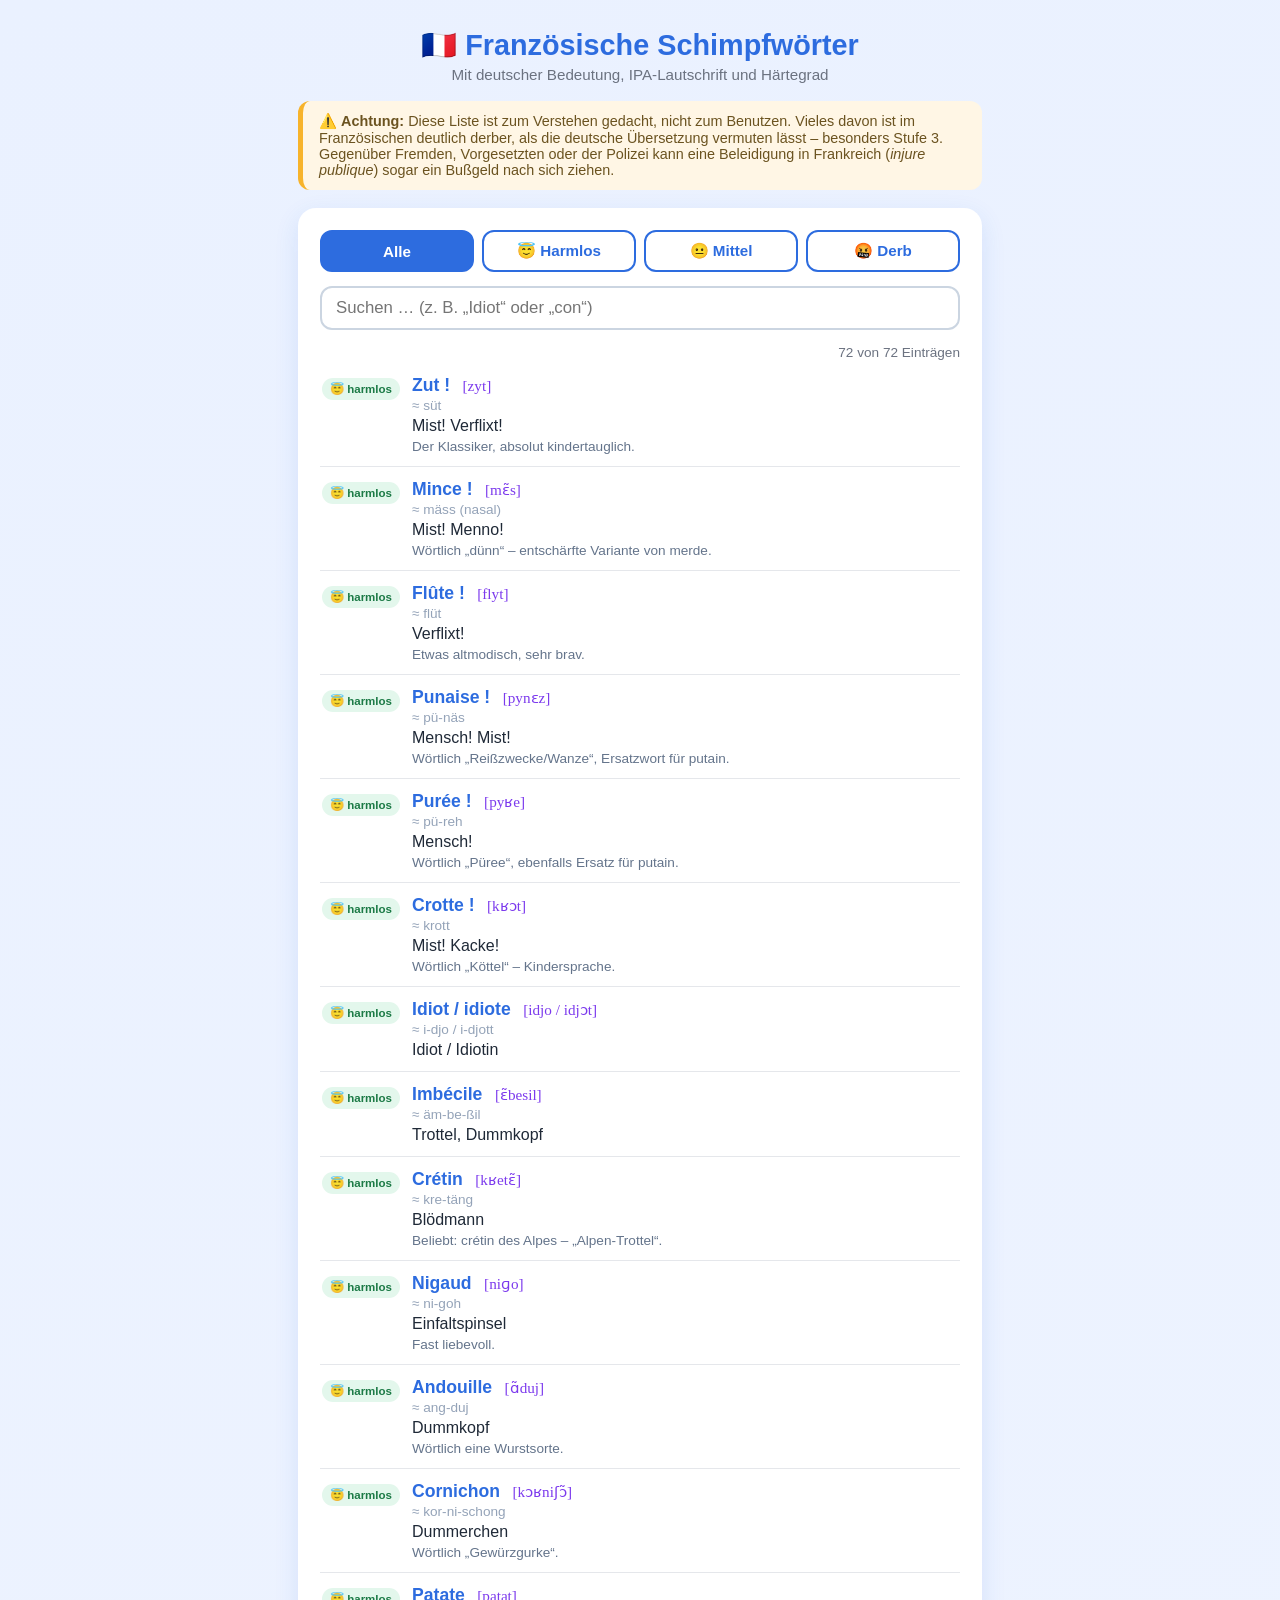
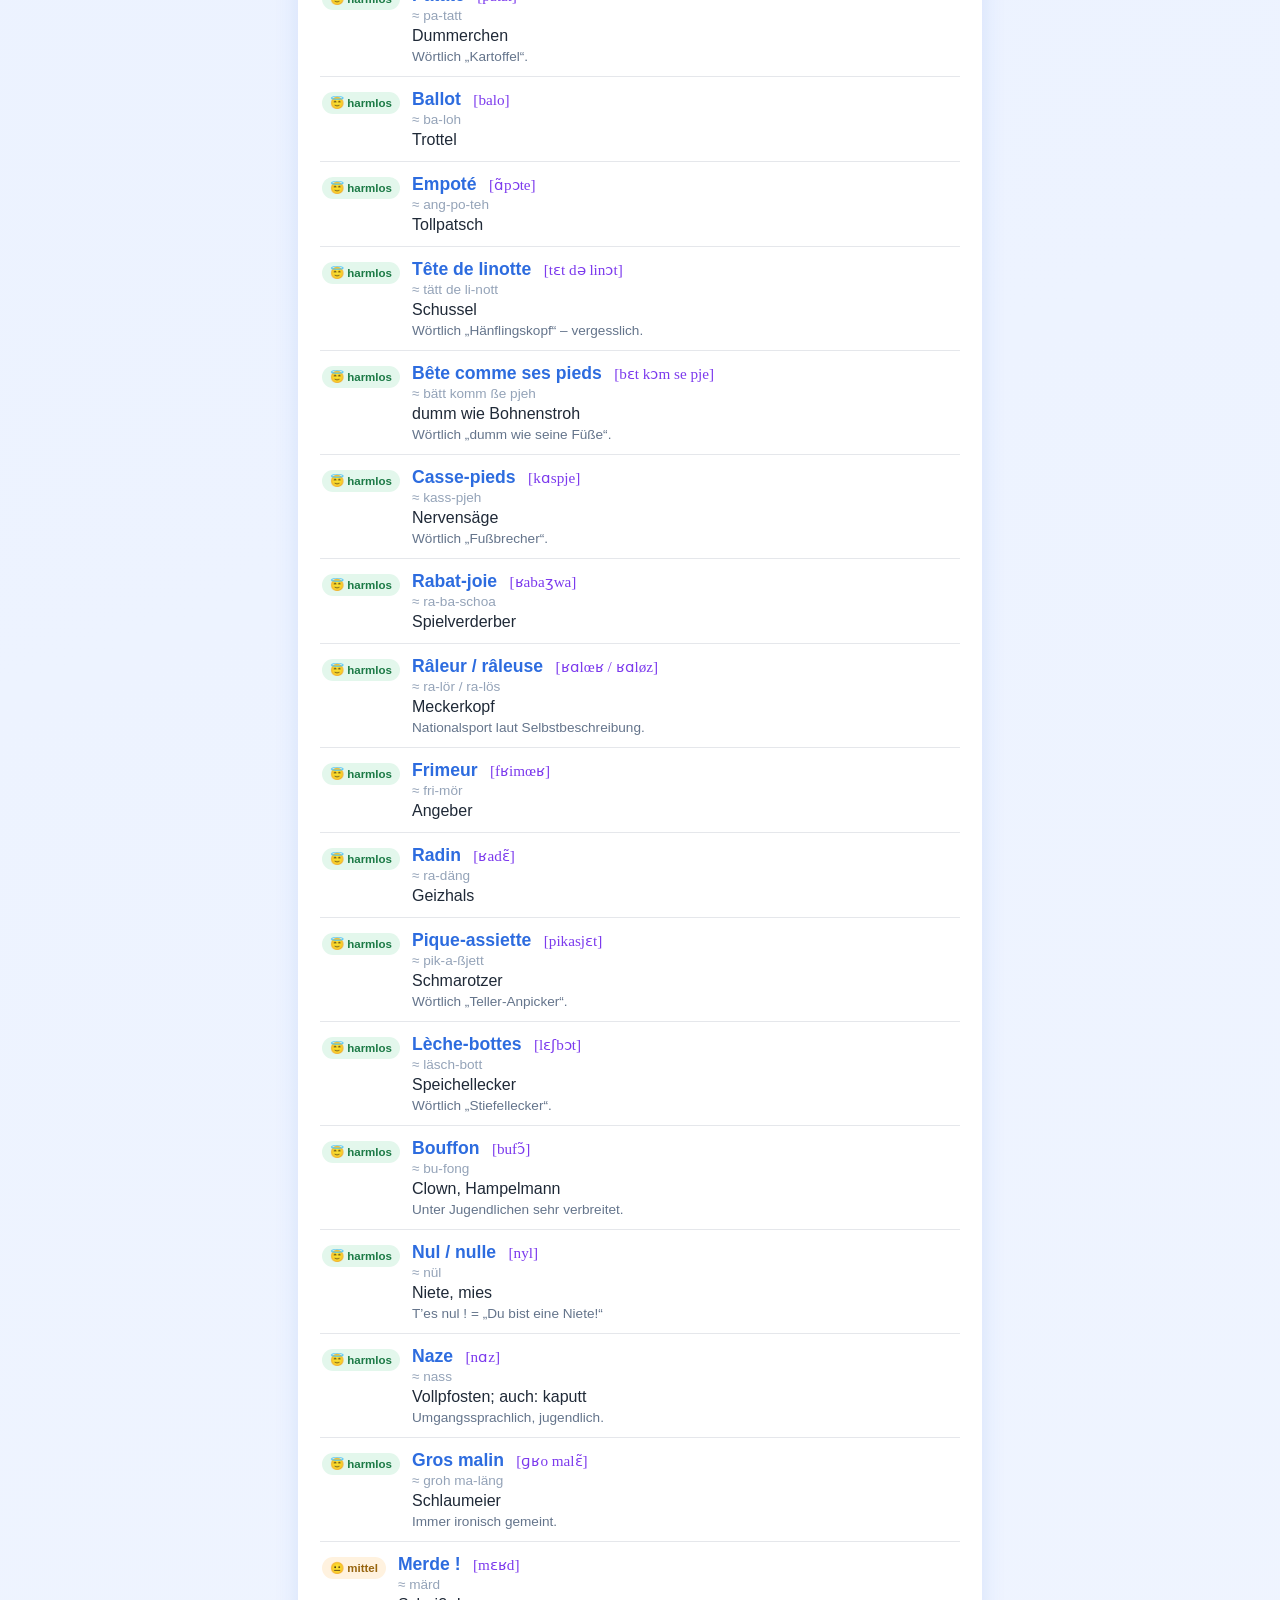
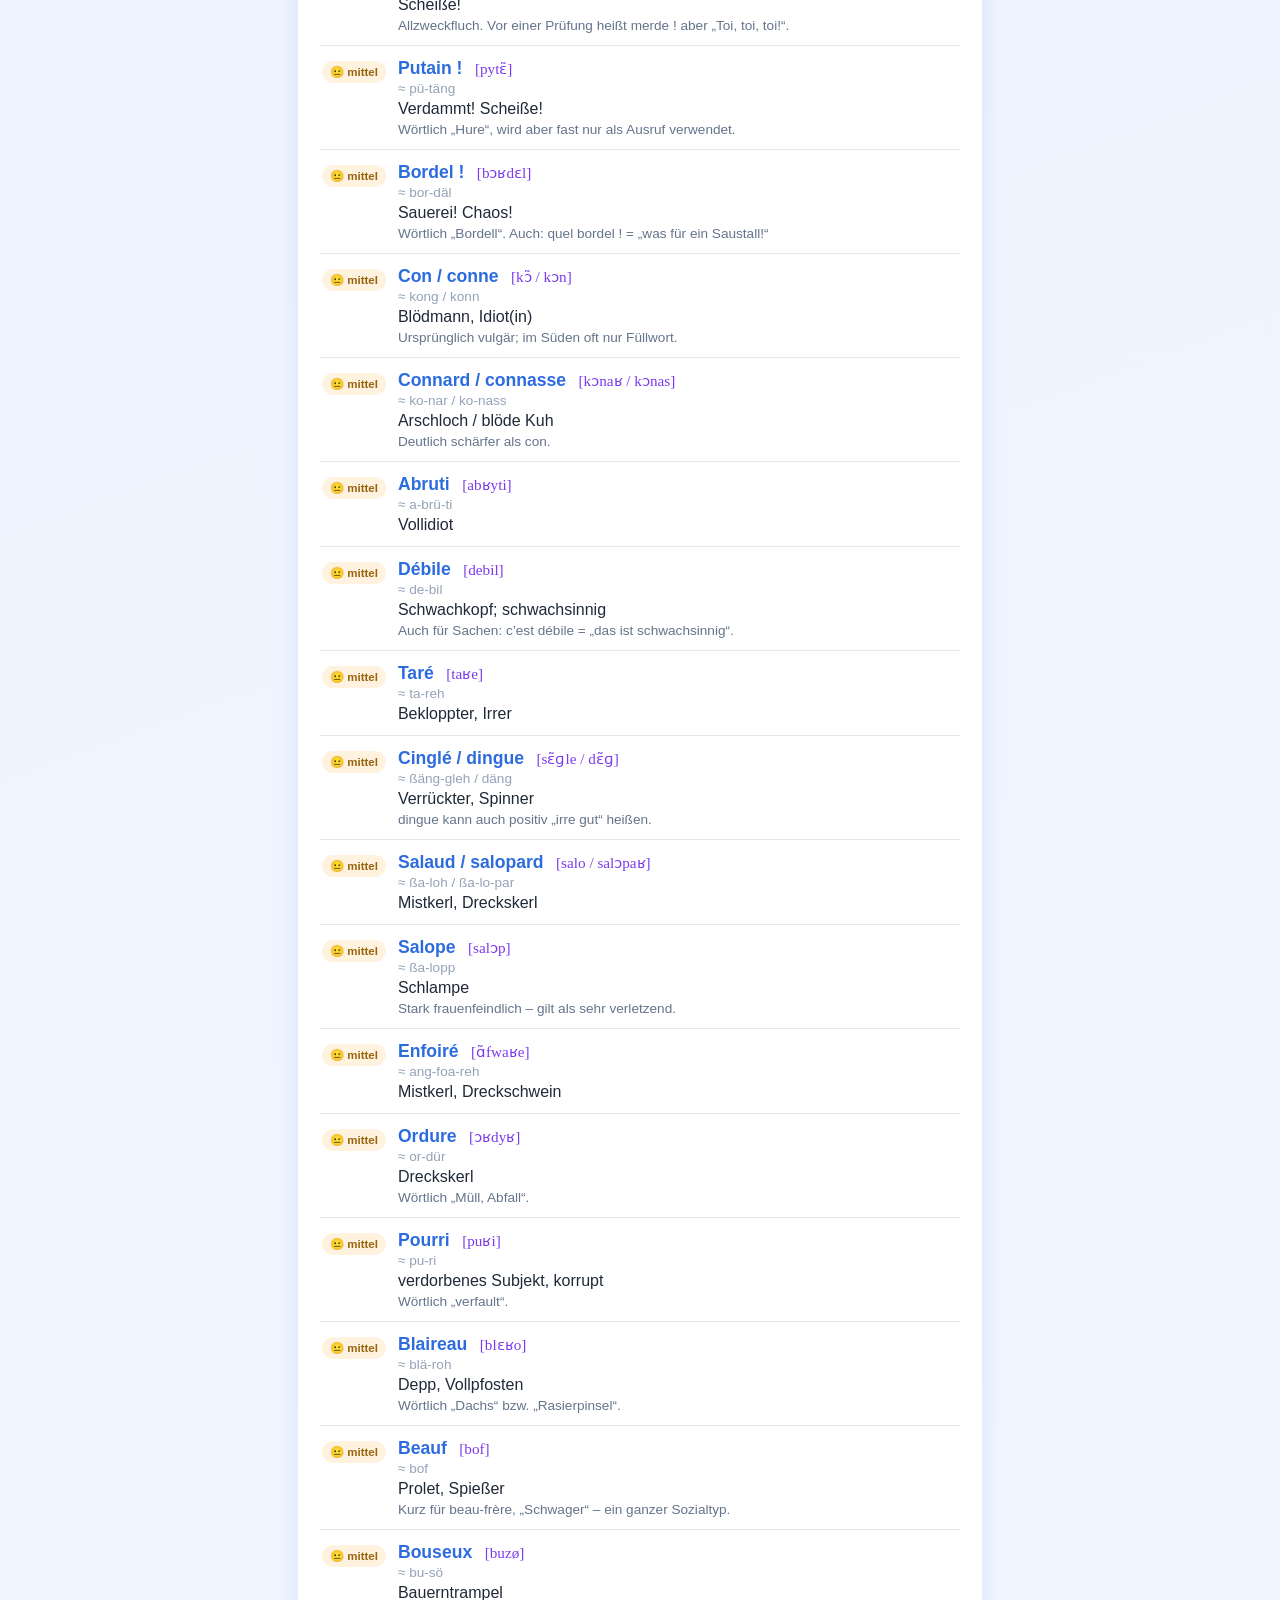
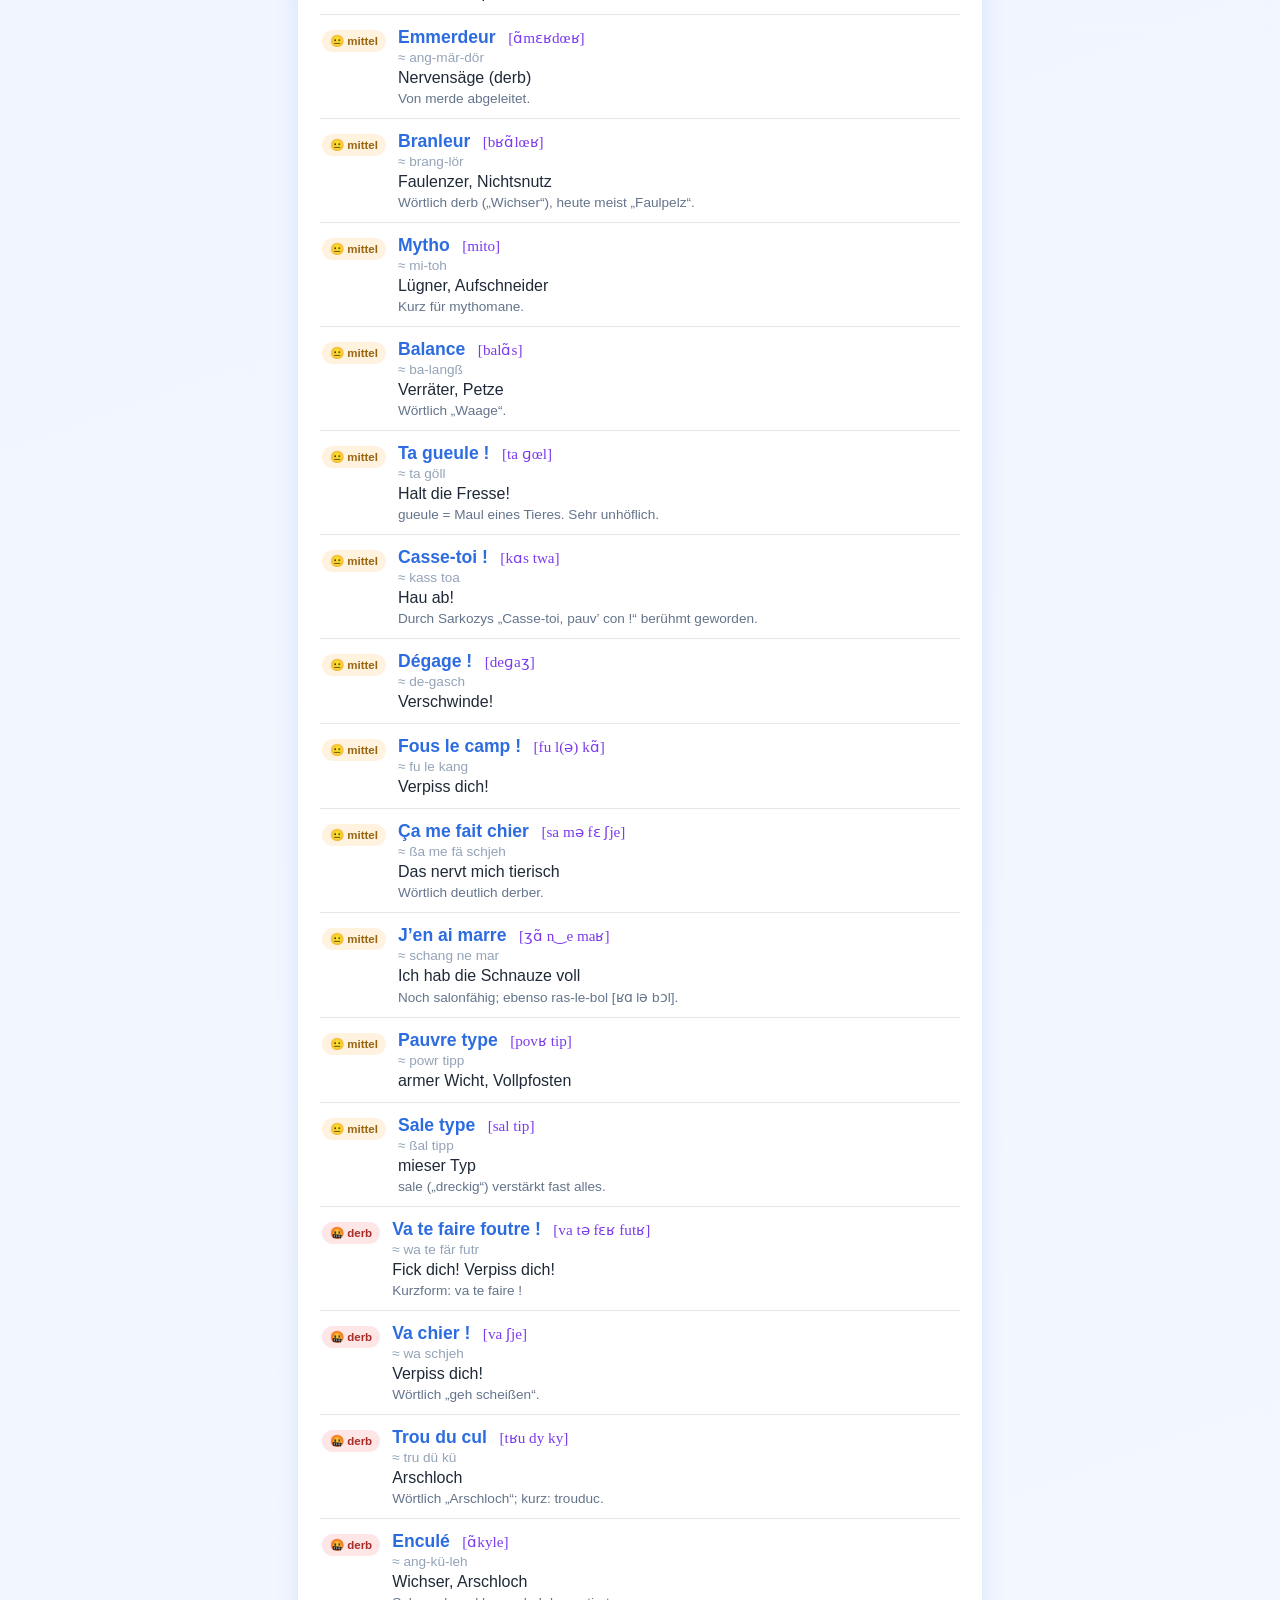
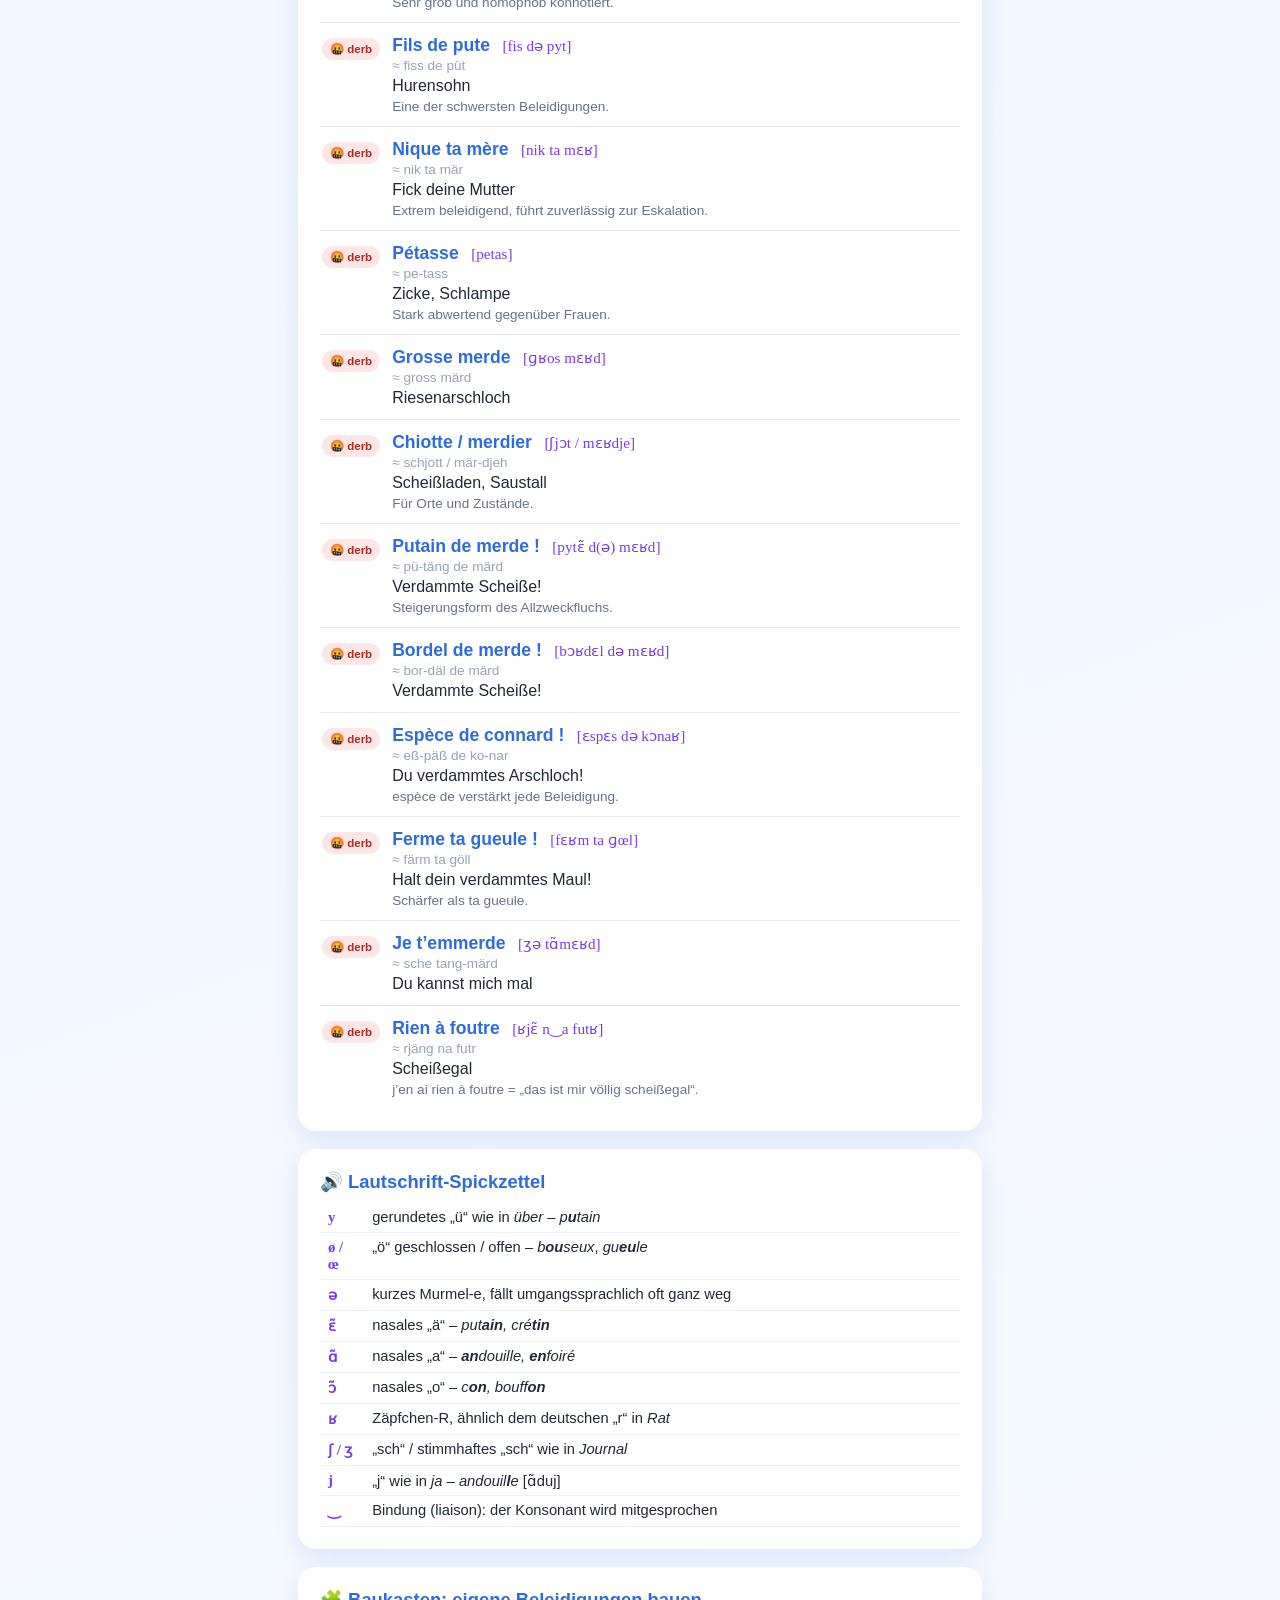
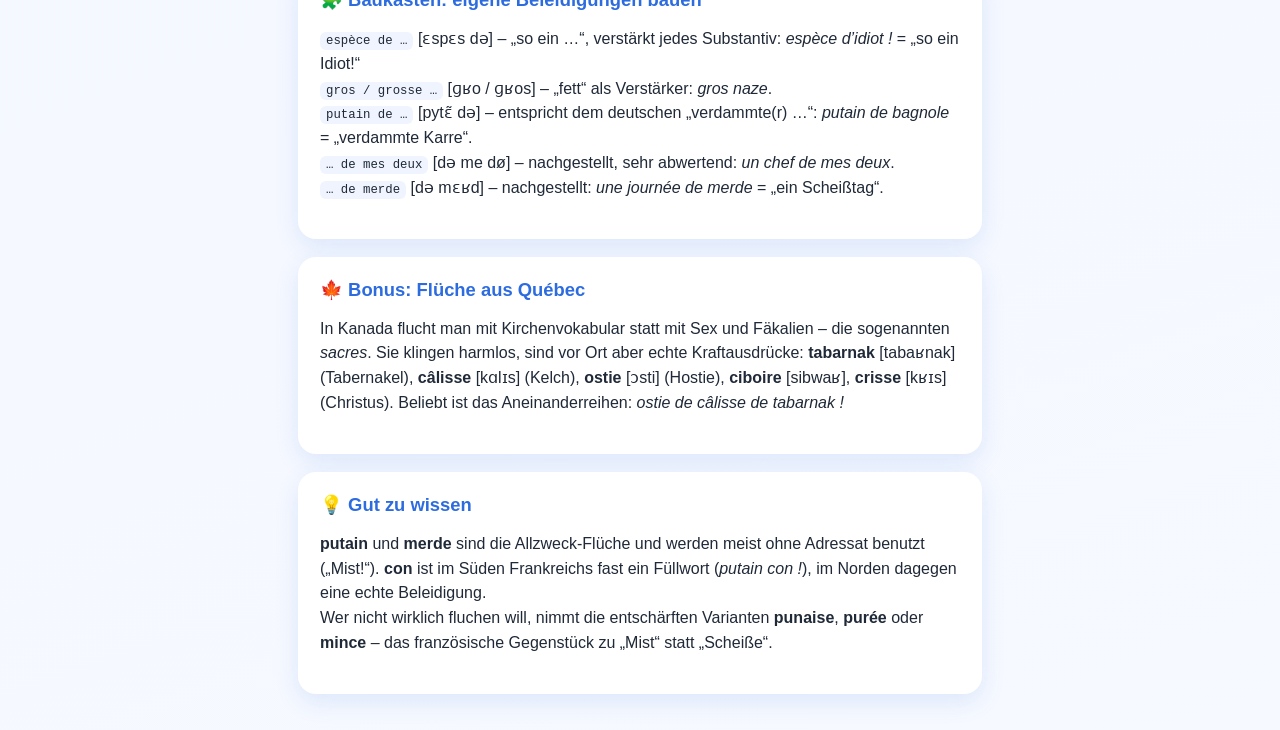
<file: schimpfwoerter.html>
<!DOCTYPE html>
<html lang="de">
<head>
<meta charset="UTF-8">
<meta name="viewport" content="width=device-width, initial-scale=1">
<title>Französische Schimpfwörter</title>
<style>
  :root {
    --blau: #2d6cdf;
    --gruen: #29b765;
    --rot: #e3463f;
    --gelb: #f7b32b;
    --hell: #f0f4ff;
  }
  * { box-sizing: border-box; }
  body {
    font-family: "Segoe UI", "Trebuchet MS", Verdana, sans-serif;
    margin: 0;
    background: linear-gradient(160deg, #eaf1ff 0%, #f6f9ff 100%);
    color: #1f2937;
    min-height: 100vh;
  }
  .wrap {
    max-width: 720px;
    margin: 0 auto;
    padding: 18px;
  }
  h1 {
    text-align: center;
    font-size: 1.8em;
    margin: 10px 0 4px;
    color: var(--blau);
  }
  .untertitel {
    text-align: center;
    color: #6b7280;
    margin: 0 0 18px;
    font-size: 0.95em;
  }
  .karte {
    background: #fff;
    border-radius: 18px;
    padding: 22px;
    box-shadow: 0 8px 24px rgba(45,108,223,0.12);
    margin-bottom: 18px;
  }
  .warnung {
    background: #fff6e5;
    border-left: 5px solid var(--gelb);
    border-radius: 12px;
    padding: 12px 16px;
    font-size: 0.9em;
    color: #6b5320;
    margin-bottom: 18px;
  }
  .modus {
    display: flex;
    gap: 8px;
    flex-wrap: wrap;
    margin-bottom: 14px;
  }
  .modus button {
    flex: 1 1 120px;
    padding: 10px;
    border: 2px solid var(--blau);
    background: #fff;
    color: var(--blau);
    border-radius: 12px;
    font-size: 0.95em;
    font-weight: bold;
    cursor: pointer;
  }
  .modus button.aktiv {
    background: var(--blau);
    color: #fff;
  }
  input[type=search] {
    width: 100%;
    font-size: 1.05em;
    padding: 10px 14px;
    border: 2px solid #cbd5e1;
    border-radius: 12px;
  }
  input[type=search]:focus {
    outline: none;
    border-color: var(--blau);
  }
  .treffer {
    margin: 12px 0 0;
    font-size: 0.85em;
    color: #6b7280;
    text-align: right;
  }
  ul.liste { list-style: none; margin: 0; padding: 0; }
  ul.liste li {
    border-top: 1px solid #e5e7eb;
    padding: 12px 2px;
    display: flex;
    gap: 12px;
    align-items: flex-start;
  }
  ul.liste li:first-child { border-top: none; }
  .stufe {
    flex: 0 0 auto;
    font-size: 0.72em;
    font-weight: bold;
    padding: 4px 8px;
    border-radius: 999px;
    margin-top: 3px;
    white-space: nowrap;
  }
  .s1 { background: #e3f7ec; color: #1c7a46; }
  .s2 { background: #fff2df; color: #98650f; }
  .s3 { background: #fde6e5; color: #a92c26; }
  .fr { font-size: 1.1em; font-weight: bold; color: var(--blau); }
  .ipa {
    font-family: "Charis SIL", "Doulos SIL", "Gentium Plus", "Segoe UI", serif;
    color: #7c3aed;
    font-size: 0.95em;
    margin-left: 8px;
    white-space: nowrap;
  }
  .lesehilfe { display: block; margin-top: 2px; color: #94a3b8; font-size: 0.85em; }
  .de { display: block; margin-top: 4px; }
  .hinweis { display: block; margin-top: 4px; font-size: 0.85em; color: #64748b; }
  h2 {
    font-size: 1.15em;
    color: var(--blau);
    margin: 0 0 10px;
  }
  .karte p { line-height: 1.55; }
  .karte code {
    background: var(--hell);
    padding: 2px 6px;
    border-radius: 6px;
    font-size: 0.95em;
  }
  table.laute {
    width: 100%;
    border-collapse: collapse;
    font-size: 0.92em;
  }
  table.laute td {
    padding: 6px 8px;
    border-bottom: 1px solid #eef2f7;
    vertical-align: top;
  }
  table.laute td:first-child {
    font-family: "Charis SIL", "Doulos SIL", "Gentium Plus", "Segoe UI", serif;
    color: #7c3aed;
    font-weight: bold;
    width: 3em;
  }
  .leer { text-align: center; color: #94a3b8; padding: 20px 0; }
</style>
</head>
<body>
<div class="wrap">
  <h1>🇫🇷 Französische Schimpfwörter</h1>
  <p class="untertitel">Mit deutscher Bedeutung, IPA-Lautschrift und Härtegrad</p>

  <div class="warnung">
    ⚠️ <b>Achtung:</b> Diese Liste ist zum Verstehen gedacht, nicht zum Benutzen.
    Vieles davon ist im Französischen deutlich derber, als die deutsche Übersetzung vermuten lässt –
    besonders Stufe 3. Gegenüber Fremden, Vorgesetzten oder der Polizei kann eine Beleidigung
    in Frankreich (<i>injure publique</i>) sogar ein Bußgeld nach sich ziehen.
  </div>

  <div class="karte">
    <div class="modus">
      <button class="aktiv" data-stufe="0">Alle</button>
      <button data-stufe="1">😇 Harmlos</button>
      <button data-stufe="2">😐 Mittel</button>
      <button data-stufe="3">🤬 Derb</button>
    </div>
    <input type="search" id="suche" placeholder="Suchen … (z. B. „Idiot“ oder „con“)">
    <p class="treffer" id="treffer"></p>
    <ul class="liste" id="liste"></ul>
  </div>

  <div class="karte">
    <h2>🔊 Lautschrift-Spickzettel</h2>
    <table class="laute">
      <tr><td>y</td><td>gerundetes „ü“ wie in <i>über</i> – <i>p<b>u</b>tain</i></td></tr>
      <tr><td>ø / œ</td><td>„ö“ geschlossen / offen – <i>b<b>ou</b>seux</i>, <i>gu<b>eu</b>le</i></td></tr>
      <tr><td>ə</td><td>kurzes Murmel-e, fällt umgangssprachlich oft ganz weg</td></tr>
      <tr><td>ɛ̃</td><td>nasales „ä“ – <i>put<b>ain</b>, cré<b>tin</b></i></td></tr>
      <tr><td>ɑ̃</td><td>nasales „a“ – <i><b>an</b>douille, <b>en</b>foiré</i></td></tr>
      <tr><td>ɔ̃</td><td>nasales „o“ – <i>c<b>on</b>, bouff<b>on</b></i></td></tr>
      <tr><td>ʁ</td><td>Zäpfchen-R, ähnlich dem deutschen „r“ in <i>Rat</i></td></tr>
      <tr><td>ʃ / ʒ</td><td>„sch“ / stimmhaftes „sch“ wie in <i>Journal</i></td></tr>
      <tr><td>j</td><td>„j“ wie in <i>ja</i> – <i>andouil<b>l</b>e</i> [ɑ̃duj]</td></tr>
      <tr><td>‿</td><td>Bindung (liaison): der Konsonant wird mitgesprochen</td></tr>
    </table>
  </div>

  <div class="karte">
    <h2>🧩 Baukasten: eigene Beleidigungen bauen</h2>
    <p>
      <code>espèce de …</code> [ɛspɛs də] – „so ein …“, verstärkt jedes Substantiv:
      <i>espèce d’idiot !</i> = „so ein Idiot!“<br>
      <code>gros / grosse …</code> [ɡʁo / ɡʁos] – „fett“ als Verstärker: <i>gros naze</i>.<br>
      <code>putain de …</code> [pytɛ̃ də] – entspricht dem deutschen „verdammte(r) …“:
      <i>putain de bagnole</i> = „verdammte Karre“.<br>
      <code>… de mes deux</code> [də me dø] – nachgestellt, sehr abwertend: <i>un chef de mes deux</i>.<br>
      <code>… de merde</code> [də mɛʁd] – nachgestellt: <i>une journée de merde</i> = „ein Scheißtag“.
    </p>
  </div>

  <div class="karte">
    <h2>🍁 Bonus: Flüche aus Québec</h2>
    <p>
      In Kanada flucht man mit Kirchenvokabular statt mit Sex und Fäkalien –
      die sogenannten <i>sacres</i>. Sie klingen harmlos, sind vor Ort aber echte Kraftausdrücke:
      <b>tabarnak</b> [tabaʁnak] (Tabernakel), <b>câlisse</b> [kɑlɪs] (Kelch),
      <b>ostie</b> [ɔsti] (Hostie), <b>ciboire</b> [sibwaʁ], <b>crisse</b> [kʁɪs] (Christus).
      Beliebt ist das Aneinanderreihen: <i>ostie de câlisse de tabarnak !</i>
    </p>
  </div>

  <div class="karte">
    <h2>💡 Gut zu wissen</h2>
    <p>
      <b>putain</b> und <b>merde</b> sind die Allzweck-Flüche und werden meist ohne Adressat
      benutzt („Mist!“). <b>con</b> ist im Süden Frankreichs fast ein Füllwort
      (<i>putain con !</i>), im Norden dagegen eine echte Beleidigung.<br>
      Wer nicht wirklich fluchen will, nimmt die entschärften Varianten
      <b>punaise</b>, <b>purée</b> oder <b>mince</b> – das französische Gegenstück zu
      „Mist“ statt „Scheiße“.
    </p>
  </div>
</div>

<script>
// stufe: 1 = harmlos, 2 = mittel, 3 = derb/vulgär
// ipa  = IPA-Lautschrift, lese = grobe deutsche Lesehilfe
const woerter = [
  // ---------- Stufe 1: harmlos ----------
  { fr: "Zut !", ipa: "[zyt]", lese: "süt", de: "Mist! Verflixt!", stufe: 1, hinweis: "Der Klassiker, absolut kindertauglich." },
  { fr: "Mince !", ipa: "[mɛ̃s]", lese: "mäss (nasal)", de: "Mist! Menno!", stufe: 1, hinweis: "Wörtlich „dünn“ – entschärfte Variante von merde." },
  { fr: "Flûte !", ipa: "[flyt]", lese: "flüt", de: "Verflixt!", stufe: 1, hinweis: "Etwas altmodisch, sehr brav." },
  { fr: "Punaise !", ipa: "[pynɛz]", lese: "pü-näs", de: "Mensch! Mist!", stufe: 1, hinweis: "Wörtlich „Reißzwecke/Wanze“, Ersatzwort für putain." },
  { fr: "Purée !", ipa: "[pyʁe]", lese: "pü-reh", de: "Mensch!", stufe: 1, hinweis: "Wörtlich „Püree“, ebenfalls Ersatz für putain." },
  { fr: "Crotte !", ipa: "[kʁɔt]", lese: "krott", de: "Mist! Kacke!", stufe: 1, hinweis: "Wörtlich „Köttel“ – Kindersprache." },
  { fr: "Idiot / idiote", ipa: "[idjo / idjɔt]", lese: "i-djo / i-djott", de: "Idiot / Idiotin", stufe: 1, hinweis: "" },
  { fr: "Imbécile", ipa: "[ɛ̃besil]", lese: "äm-be-ßil", de: "Trottel, Dummkopf", stufe: 1, hinweis: "" },
  { fr: "Crétin", ipa: "[kʁetɛ̃]", lese: "kre-täng", de: "Blödmann", stufe: 1, hinweis: "Beliebt: crétin des Alpes – „Alpen-Trottel“." },
  { fr: "Nigaud", ipa: "[niɡo]", lese: "ni-goh", de: "Einfaltspinsel", stufe: 1, hinweis: "Fast liebevoll." },
  { fr: "Andouille", ipa: "[ɑ̃duj]", lese: "ang-duj", de: "Dummkopf", stufe: 1, hinweis: "Wörtlich eine Wurstsorte." },
  { fr: "Cornichon", ipa: "[kɔʁniʃɔ̃]", lese: "kor-ni-schong", de: "Dummerchen", stufe: 1, hinweis: "Wörtlich „Gewürzgurke“." },
  { fr: "Patate", ipa: "[patat]", lese: "pa-tatt", de: "Dummerchen", stufe: 1, hinweis: "Wörtlich „Kartoffel“." },
  { fr: "Ballot", ipa: "[balo]", lese: "ba-loh", de: "Trottel", stufe: 1, hinweis: "" },
  { fr: "Empoté", ipa: "[ɑ̃pɔte]", lese: "ang-po-teh", de: "Tollpatsch", stufe: 1, hinweis: "" },
  { fr: "Tête de linotte", ipa: "[tɛt də linɔt]", lese: "tätt de li-nott", de: "Schussel", stufe: 1, hinweis: "Wörtlich „Hänflingskopf“ – vergesslich." },
  { fr: "Bête comme ses pieds", ipa: "[bɛt kɔm se pje]", lese: "bätt komm ße pjeh", de: "dumm wie Bohnenstroh", stufe: 1, hinweis: "Wörtlich „dumm wie seine Füße“." },
  { fr: "Casse-pieds", ipa: "[kɑspje]", lese: "kass-pjeh", de: "Nervensäge", stufe: 1, hinweis: "Wörtlich „Fußbrecher“." },
  { fr: "Rabat-joie", ipa: "[ʁabaʒwa]", lese: "ra-ba-schoa", de: "Spielverderber", stufe: 1, hinweis: "" },
  { fr: "Râleur / râleuse", ipa: "[ʁɑlœʁ / ʁɑløz]", lese: "ra-lör / ra-lös", de: "Meckerkopf", stufe: 1, hinweis: "Nationalsport laut Selbstbeschreibung." },
  { fr: "Frimeur", ipa: "[fʁimœʁ]", lese: "fri-mör", de: "Angeber", stufe: 1, hinweis: "" },
  { fr: "Radin", ipa: "[ʁadɛ̃]", lese: "ra-däng", de: "Geizhals", stufe: 1, hinweis: "" },
  { fr: "Pique-assiette", ipa: "[pikasjɛt]", lese: "pik-a-ßjett", de: "Schmarotzer", stufe: 1, hinweis: "Wörtlich „Teller-Anpicker“." },
  { fr: "Lèche-bottes", ipa: "[lɛʃbɔt]", lese: "läsch-bott", de: "Speichellecker", stufe: 1, hinweis: "Wörtlich „Stiefellecker“." },
  { fr: "Bouffon", ipa: "[bufɔ̃]", lese: "bu-fong", de: "Clown, Hampelmann", stufe: 1, hinweis: "Unter Jugendlichen sehr verbreitet." },
  { fr: "Nul / nulle", ipa: "[nyl]", lese: "nül", de: "Niete, mies", stufe: 1, hinweis: "T’es nul ! = „Du bist eine Niete!“" },
  { fr: "Naze", ipa: "[nɑz]", lese: "nass", de: "Vollpfosten; auch: kaputt", stufe: 1, hinweis: "Umgangssprachlich, jugendlich." },
  { fr: "Gros malin", ipa: "[ɡʁo malɛ̃]", lese: "groh ma-läng", de: "Schlaumeier", stufe: 1, hinweis: "Immer ironisch gemeint." },

  // ---------- Stufe 2: mittel ----------
  { fr: "Merde !", ipa: "[mɛʁd]", lese: "märd", de: "Scheiße!", stufe: 2, hinweis: "Allzweckfluch. Vor einer Prüfung heißt merde ! aber „Toi, toi, toi!“." },
  { fr: "Putain !", ipa: "[pytɛ̃]", lese: "pü-täng", de: "Verdammt! Scheiße!", stufe: 2, hinweis: "Wörtlich „Hure“, wird aber fast nur als Ausruf verwendet." },
  { fr: "Bordel !", ipa: "[bɔʁdɛl]", lese: "bor-däl", de: "Sauerei! Chaos!", stufe: 2, hinweis: "Wörtlich „Bordell“. Auch: quel bordel ! = „was für ein Saustall!“" },
  { fr: "Con / conne", ipa: "[kɔ̃ / kɔn]", lese: "kong / konn", de: "Blödmann, Idiot(in)", stufe: 2, hinweis: "Ursprünglich vulgär; im Süden oft nur Füllwort." },
  { fr: "Connard / connasse", ipa: "[kɔnaʁ / kɔnas]", lese: "ko-nar / ko-nass", de: "Arschloch / blöde Kuh", stufe: 2, hinweis: "Deutlich schärfer als con." },
  { fr: "Abruti", ipa: "[abʁyti]", lese: "a-brü-ti", de: "Vollidiot", stufe: 2, hinweis: "" },
  { fr: "Débile", ipa: "[debil]", lese: "de-bil", de: "Schwachkopf; schwachsinnig", stufe: 2, hinweis: "Auch für Sachen: c’est débile = „das ist schwachsinnig“." },
  { fr: "Taré", ipa: "[taʁe]", lese: "ta-reh", de: "Bekloppter, Irrer", stufe: 2, hinweis: "" },
  { fr: "Cinglé / dingue", ipa: "[sɛ̃ɡle / dɛ̃ɡ]", lese: "ßäng-gleh / däng", de: "Verrückter, Spinner", stufe: 2, hinweis: "dingue kann auch positiv „irre gut“ heißen." },
  { fr: "Salaud / salopard", ipa: "[salo / salɔpaʁ]", lese: "ßa-loh / ßa-lo-par", de: "Mistkerl, Dreckskerl", stufe: 2, hinweis: "" },
  { fr: "Salope", ipa: "[salɔp]", lese: "ßa-lopp", de: "Schlampe", stufe: 2, hinweis: "Stark frauenfeindlich – gilt als sehr verletzend." },
  { fr: "Enfoiré", ipa: "[ɑ̃fwaʁe]", lese: "ang-foa-reh", de: "Mistkerl, Dreckschwein", stufe: 2, hinweis: "" },
  { fr: "Ordure", ipa: "[ɔʁdyʁ]", lese: "or-dür", de: "Dreckskerl", stufe: 2, hinweis: "Wörtlich „Müll, Abfall“." },
  { fr: "Pourri", ipa: "[puʁi]", lese: "pu-ri", de: "verdorbenes Subjekt, korrupt", stufe: 2, hinweis: "Wörtlich „verfault“." },
  { fr: "Blaireau", ipa: "[blɛʁo]", lese: "blä-roh", de: "Depp, Vollpfosten", stufe: 2, hinweis: "Wörtlich „Dachs“ bzw. „Rasierpinsel“." },
  { fr: "Beauf", ipa: "[bof]", lese: "bof", de: "Prolet, Spießer", stufe: 2, hinweis: "Kurz für beau-frère, „Schwager“ – ein ganzer Sozialtyp." },
  { fr: "Bouseux", ipa: "[buzø]", lese: "bu-sö", de: "Bauerntrampel", stufe: 2, hinweis: "" },
  { fr: "Emmerdeur", ipa: "[ɑ̃mɛʁdœʁ]", lese: "ang-mär-dör", de: "Nervensäge (derb)", stufe: 2, hinweis: "Von merde abgeleitet." },
  { fr: "Branleur", ipa: "[bʁɑ̃lœʁ]", lese: "brang-lör", de: "Faulenzer, Nichtsnutz", stufe: 2, hinweis: "Wörtlich derb („Wichser“), heute meist „Faulpelz“." },
  { fr: "Mytho", ipa: "[mito]", lese: "mi-toh", de: "Lügner, Aufschneider", stufe: 2, hinweis: "Kurz für mythomane." },
  { fr: "Balance", ipa: "[balɑ̃s]", lese: "ba-langß", de: "Verräter, Petze", stufe: 2, hinweis: "Wörtlich „Waage“." },
  { fr: "Ta gueule !", ipa: "[ta ɡœl]", lese: "ta göll", de: "Halt die Fresse!", stufe: 2, hinweis: "gueule = Maul eines Tieres. Sehr unhöflich." },
  { fr: "Casse-toi !", ipa: "[kɑs twa]", lese: "kass toa", de: "Hau ab!", stufe: 2, hinweis: "Durch Sarkozys „Casse-toi, pauv’ con !“ berühmt geworden." },
  { fr: "Dégage !", ipa: "[deɡaʒ]", lese: "de-gasch", de: "Verschwinde!", stufe: 2, hinweis: "" },
  { fr: "Fous le camp !", ipa: "[fu l(ə) kɑ̃]", lese: "fu le kang", de: "Verpiss dich!", stufe: 2, hinweis: "" },
  { fr: "Ça me fait chier", ipa: "[sa mə fɛ ʃje]", lese: "ßa me fä schjeh", de: "Das nervt mich tierisch", stufe: 2, hinweis: "Wörtlich deutlich derber." },
  { fr: "J’en ai marre", ipa: "[ʒɑ̃ n‿e maʁ]", lese: "schang ne mar", de: "Ich hab die Schnauze voll", stufe: 2, hinweis: "Noch salonfähig; ebenso ras-le-bol [ʁɑ lə bɔl]." },
  { fr: "Pauvre type", ipa: "[povʁ tip]", lese: "powr tipp", de: "armer Wicht, Vollpfosten", stufe: 2, hinweis: "" },
  { fr: "Sale type", ipa: "[sal tip]", lese: "ßal tipp", de: "mieser Typ", stufe: 2, hinweis: "sale („dreckig“) verstärkt fast alles." },

  // ---------- Stufe 3: derb / vulgär ----------
  { fr: "Va te faire foutre !", ipa: "[va tə fɛʁ futʁ]", lese: "wa te fär futr", de: "Fick dich! Verpiss dich!", stufe: 3, hinweis: "Kurzform: va te faire !" },
  { fr: "Va chier !", ipa: "[va ʃje]", lese: "wa schjeh", de: "Verpiss dich!", stufe: 3, hinweis: "Wörtlich „geh scheißen“." },
  { fr: "Trou du cul", ipa: "[tʁu dy ky]", lese: "tru dü kü", de: "Arschloch", stufe: 3, hinweis: "Wörtlich „Arschloch“; kurz: trouduc." },
  { fr: "Enculé", ipa: "[ɑ̃kyle]", lese: "ang-kü-leh", de: "Wichser, Arschloch", stufe: 3, hinweis: "Sehr grob und homophob konnotiert." },
  { fr: "Fils de pute", ipa: "[fis də pyt]", lese: "fiss de püt", de: "Hurensohn", stufe: 3, hinweis: "Eine der schwersten Beleidigungen." },
  { fr: "Nique ta mère", ipa: "[nik ta mɛʁ]", lese: "nik ta mär", de: "Fick deine Mutter", stufe: 3, hinweis: "Extrem beleidigend, führt zuverlässig zur Eskalation." },
  { fr: "Pétasse", ipa: "[petas]", lese: "pe-tass", de: "Zicke, Schlampe", stufe: 3, hinweis: "Stark abwertend gegenüber Frauen." },
  { fr: "Grosse merde", ipa: "[ɡʁos mɛʁd]", lese: "gross märd", de: "Riesenarschloch", stufe: 3, hinweis: "" },
  { fr: "Chiotte / merdier", ipa: "[ʃjɔt / mɛʁdje]", lese: "schjott / mär-djeh", de: "Scheißladen, Saustall", stufe: 3, hinweis: "Für Orte und Zustände." },
  { fr: "Putain de merde !", ipa: "[pytɛ̃ d(ə) mɛʁd]", lese: "pü-täng de märd", de: "Verdammte Scheiße!", stufe: 3, hinweis: "Steigerungsform des Allzweckfluchs." },
  { fr: "Bordel de merde !", ipa: "[bɔʁdɛl də mɛʁd]", lese: "bor-däl de märd", de: "Verdammte Scheiße!", stufe: 3, hinweis: "" },
  { fr: "Espèce de connard !", ipa: "[ɛspɛs də kɔnaʁ]", lese: "eß-päß de ko-nar", de: "Du verdammtes Arschloch!", stufe: 3, hinweis: "espèce de verstärkt jede Beleidigung." },
  { fr: "Ferme ta gueule !", ipa: "[fɛʁm ta ɡœl]", lese: "färm ta göll", de: "Halt dein verdammtes Maul!", stufe: 3, hinweis: "Schärfer als ta gueule." },
  { fr: "Je t’emmerde", ipa: "[ʒə tɑ̃mɛʁd]", lese: "sche tang-märd", de: "Du kannst mich mal", stufe: 3, hinweis: "" },
  { fr: "Rien à foutre", ipa: "[ʁjɛ̃ n‿a futʁ]", lese: "rjäng na futr", de: "Scheißegal", stufe: 3, hinweis: "j’en ai rien à foutre = „das ist mir völlig scheißegal“." }
];

let filter = 0;
let suchtext = "";

const liste = document.getElementById("liste");
const treffer = document.getElementById("treffer");
const labels = { 1: "😇 harmlos", 2: "😐 mittel", 3: "🤬 derb" };

function escapeHtml(s) {
  return s.replace(/[&<>"]/g, c => ({ "&": "&amp;", "<": "&lt;", ">": "&gt;", '"': "&quot;" }[c]));
}

function rendern() {
  const q = suchtext.trim().toLowerCase();
  const gefiltert = woerter.filter(w => {
    if (filter !== 0 && w.stufe !== filter) return false;
    if (!q) return true;
    return (w.fr + " " + w.de + " " + w.ipa + " " + w.lese + " " + w.hinweis).toLowerCase().includes(q);
  });

  liste.innerHTML = gefiltert.length
    ? gefiltert.map(w => `
        <li>
          <span class="stufe s${w.stufe}">${labels[w.stufe]}</span>
          <span>
            <span class="fr">${escapeHtml(w.fr)}</span>
            <span class="ipa">${escapeHtml(w.ipa)}</span>
            <span class="lesehilfe">≈ ${escapeHtml(w.lese)}</span>
            <span class="de">${escapeHtml(w.de)}</span>
            ${w.hinweis ? `<span class="hinweis">${escapeHtml(w.hinweis)}</span>` : ""}
          </span>
        </li>`).join("")
    : `<li class="leer">Nichts gefunden 🤷</li>`;

  treffer.textContent = gefiltert.length + " von " + woerter.length + " Einträgen";
}

document.querySelectorAll(".modus button").forEach(btn => {
  btn.addEventListener("click", () => {
    document.querySelectorAll(".modus button").forEach(b => b.classList.remove("aktiv"));
    btn.classList.add("aktiv");
    filter = parseInt(btn.dataset.stufe, 10);
    rendern();
  });
});

document.getElementById("suche").addEventListener("input", e => {
  suchtext = e.target.value;
  rendern();
});

rendern();
</script>
</body>
</html>
</file>
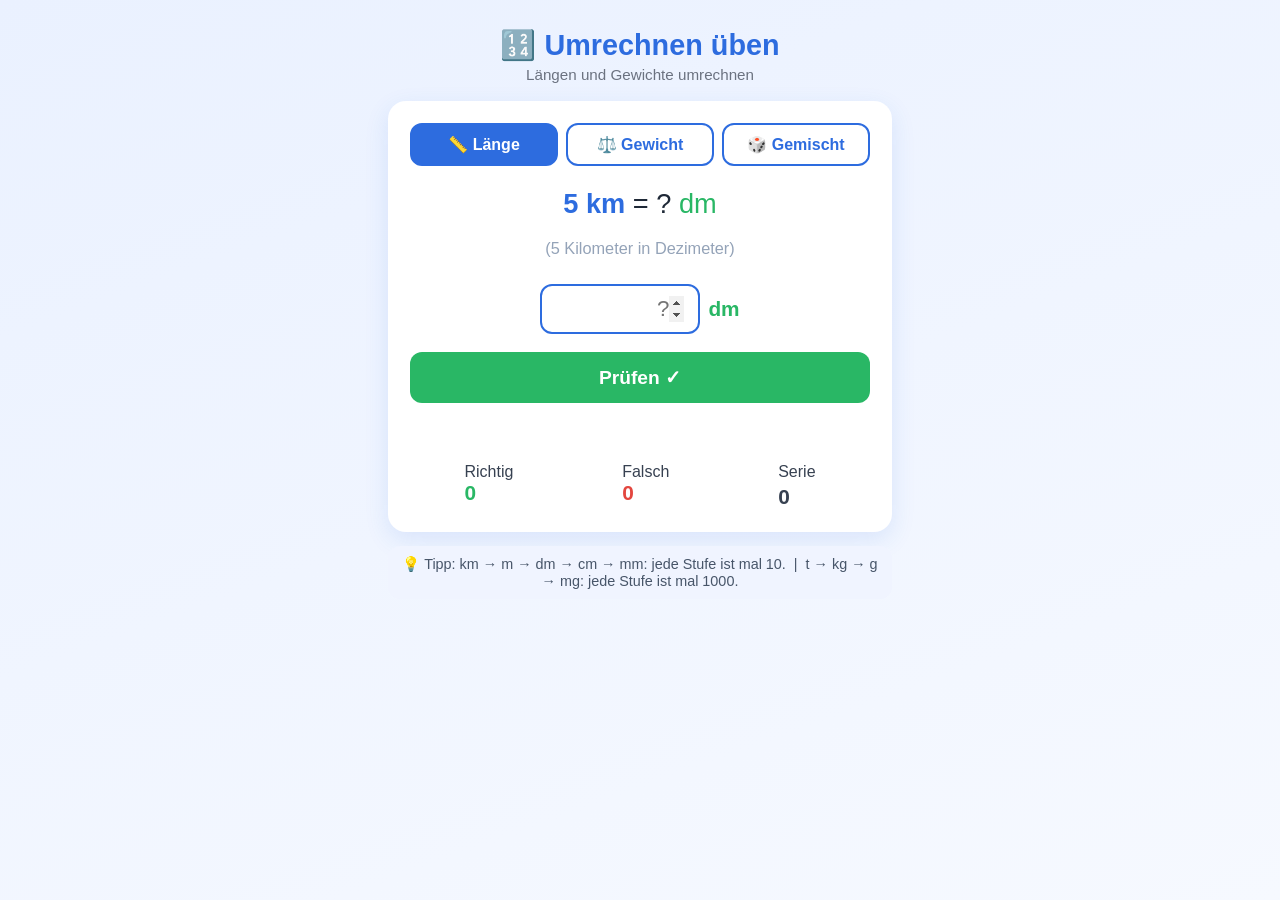
<file: umrechnen.html>
<!DOCTYPE html>
<html lang="de">
<head>
<meta charset="UTF-8">
<meta name="viewport" content="width=device-width, initial-scale=1">
<title>Umrechnen üben</title>
<style>
  :root {
    --blau: #2d6cdf;
    --gruen: #29b765;
    --rot: #e3463f;
    --gelb: #f7b32b;
    --hell: #f0f4ff;
  }
  * { box-sizing: border-box; }
  body {
    font-family: "Segoe UI", "Trebuchet MS", Verdana, sans-serif;
    margin: 0;
    background: linear-gradient(160deg, #eaf1ff 0%, #f6f9ff 100%);
    color: #1f2937;
    min-height: 100vh;
  }
  .wrap {
    max-width: 540px;
    margin: 0 auto;
    padding: 18px;
  }
  h1 {
    text-align: center;
    font-size: 1.8em;
    margin: 10px 0 4px;
    color: var(--blau);
  }
  .untertitel {
    text-align: center;
    color: #6b7280;
    margin: 0 0 18px;
    font-size: 0.95em;
  }
  .karte {
    background: #fff;
    border-radius: 18px;
    padding: 22px;
    box-shadow: 0 8px 24px rgba(45,108,223,0.12);
  }
  .modus {
    display: flex;
    gap: 8px;
    margin-bottom: 16px;
  }
  .modus button {
    flex: 1;
    padding: 10px;
    border: 2px solid var(--blau);
    background: #fff;
    color: var(--blau);
    border-radius: 12px;
    font-size: 1em;
    font-weight: bold;
    cursor: pointer;
  }
  .modus button.aktiv {
    background: var(--blau);
    color: #fff;
  }
  .aufgabe {
    text-align: center;
    font-size: 1.7em;
    margin: 18px 0;
    line-height: 1.5;
  }
  .aufgabe b { color: var(--blau); }
  .zielEinheit { color: var(--gruen); }
  .eingabe {
    display: flex;
    gap: 8px;
    justify-content: center;
    align-items: center;
    flex-wrap: wrap;
  }
  input[type=number] {
    font-size: 1.4em;
    padding: 10px 14px;
    width: 160px;
    border: 2px solid #cbd5e1;
    border-radius: 12px;
    text-align: right;
  }
  input[type=number]:focus {
    outline: none;
    border-color: var(--blau);
  }
  .einheitLabel {
    font-size: 1.3em;
    font-weight: bold;
    color: var(--gruen);
  }
  .pruefen {
    margin-top: 18px;
    width: 100%;
    padding: 14px;
    border: none;
    border-radius: 12px;
    background: var(--gruen);
    color: #fff;
    font-size: 1.2em;
    font-weight: bold;
    cursor: pointer;
  }
  .pruefen:active { transform: scale(0.99); }
  .feedback {
    margin-top: 16px;
    text-align: center;
    font-size: 1.2em;
    min-height: 1.4em;
    font-weight: bold;
  }
  .richtig { color: var(--gruen); }
  .falsch { color: var(--rot); }
  .weiter {
    margin-top: 12px;
    width: 100%;
    padding: 12px;
    border: none;
    border-radius: 12px;
    background: var(--blau);
    color: #fff;
    font-size: 1.1em;
    font-weight: bold;
    cursor: pointer;
    display: none;
  }
  .punkte {
    display: flex;
    justify-content: space-around;
    margin-top: 18px;
    font-size: 1em;
    color: #374151;
  }
  .punkte b { font-size: 1.3em; }
  .punkte .ok b { color: var(--gruen); }
  .punkte .nok b { color: var(--rot); }
  .tipp {
    margin-top: 14px;
    background: var(--hell);
    border-radius: 12px;
    padding: 10px 14px;
    font-size: 0.9em;
    color: #475569;
    text-align: center;
  }
  .sterne { font-size: 1.6em; letter-spacing: 4px; }
</style>
</head>
<body>
<div class="wrap">
  <h1>🔢 Umrechnen üben</h1>
  <p class="untertitel">Längen und Gewichte umrechnen</p>

  <div class="karte">
    <div class="modus">
      <button id="btnLaenge" class="aktiv" onclick="setModus('laenge')">📏 Länge</button>
      <button id="btnGewicht" onclick="setModus('gewicht')">⚖️ Gewicht</button>
      <button id="btnMix" onclick="setModus('mix')">🎲 Gemischt</button>
    </div>

    <div class="aufgabe" id="aufgabe">…</div>

    <div class="eingabe">
      <input type="number" id="antwort" inputmode="decimal" placeholder="?" step="any"
             onkeydown="if(event.key==='Enter') pruefen()">
      <span class="einheitLabel" id="zielLabel">—</span>
    </div>

    <button class="pruefen" onclick="pruefen()">Prüfen ✓</button>
    <button class="weiter" id="weiterBtn" onclick="neueAufgabe()">Nächste Aufgabe →</button>

    <div class="feedback" id="feedback"></div>

    <div class="punkte">
      <div class="ok">Richtig<br><b id="punkteOk">0</b></div>
      <div class="nok">Falsch<br><b id="punkteNok">0</b></div>
      <div>Serie<br><b id="serie">0</b> <span class="sterne" id="sterne"></span></div>
    </div>
  </div>

  <div class="tipp">
    💡 Tipp: km → m → dm → cm → mm: jede Stufe ist mal 10. &nbsp;|&nbsp;
    t → kg → g → mg: jede Stufe ist mal 1000.
  </div>
</div>

<script>
// Faktoren in Basiseinheit:
// Länge -> in Millimeter, Gewicht -> in Milligramm
const laengen = [
  { name: "Kilometer", kurz: "km", faktor: 1000000 },
  { name: "Meter",     kurz: "m",  faktor: 1000 },
  { name: "Dezimeter", kurz: "dm", faktor: 100 },
  { name: "Zentimeter",kurz: "cm", faktor: 10 },
  { name: "Millimeter",kurz: "mm", faktor: 1 }
];
const gewichte = [
  { name: "Tonne",      kurz: "t",  faktor: 1000000000 },
  { name: "Kilogramm",  kurz: "kg", faktor: 1000000 },
  { name: "Gramm",      kurz: "g",  faktor: 1000 },
  { name: "Milligramm", kurz: "mg", faktor: 1 }
];

let modus = "laenge";
let aktuelle = null;
let ok = 0, nok = 0, serie = 0;

function setModus(m) {
  modus = m;
  document.getElementById("btnLaenge").classList.toggle("aktiv", m === "laenge");
  document.getElementById("btnGewicht").classList.toggle("aktiv", m === "gewicht");
  document.getElementById("btnMix").classList.toggle("aktiv", m === "mix");
  neueAufgabe();
}

function zufall(arr) { return arr[Math.floor(Math.random() * arr.length)]; }

function waehleTabelle() {
  if (modus === "laenge") return laengen;
  if (modus === "gewicht") return gewichte;
  return Math.random() < 0.5 ? laengen : gewichte;
}

function neueAufgabe() {
  const tab = waehleTabelle();
  // Von- und Ziel-Einheit wählen (verschieden)
  let vonIdx = Math.floor(Math.random() * tab.length);
  let zielIdx = Math.floor(Math.random() * tab.length);
  while (zielIdx === vonIdx) zielIdx = Math.floor(Math.random() * tab.length);

  const von = tab[vonIdx];
  const ziel = tab[zielIdx];

  // Schöne Zahl wählen, damit Ergebnis nicht zu krumm wird
  let zahl;
  if (von.faktor >= ziel.faktor) {
    // Umrechnung in kleinere Einheit -> Ergebnis wird größer, einfache ganze Zahlen
    zahl = [1, 2, 3, 4, 5, 6, 8, 10, 12, 15, 20, 25, 50, 100][Math.floor(Math.random()*14)];
  } else {
    // Umrechnung in größere Einheit -> nimm Vielfache, damit es aufgeht
    const stufe = ziel.faktor / von.faktor; // z.B. 1000
    const mult = [1, 2, 3, 5, 10][Math.floor(Math.random()*5)];
    zahl = stufe * mult;
  }

  const ergebnis = zahl * von.faktor / ziel.faktor;

  aktuelle = { von, ziel, zahl, ergebnis };

  document.getElementById("aufgabe").innerHTML =
    `<b>${zahl} ${von.kurz}</b> = ? <span class="zielEinheit">${ziel.kurz}</span><br>` +
    `<span style="font-size:0.6em;color:#94a3b8">(${zahl} ${von.name} in ${ziel.name})</span>`;
  document.getElementById("zielLabel").textContent = ziel.kurz;

  const inp = document.getElementById("antwort");
  inp.value = "";
  inp.disabled = false;
  inp.focus();
  document.getElementById("feedback").textContent = "";
  document.querySelector(".pruefen").style.display = "block";
  document.getElementById("weiterBtn").style.display = "none";
}

function pruefen() {
  if (!aktuelle) return;
  const inp = document.getElementById("antwort");
  const wert = parseFloat(inp.value.replace(",", "."));
  const fb = document.getElementById("feedback");

  if (isNaN(wert)) {
    fb.textContent = "Bitte gib eine Zahl ein 🙂";
    fb.className = "feedback falsch";
    return;
  }

  // kleine Toleranz für Rundung
  const richtig = Math.abs(wert - aktuelle.ergebnis) < 1e-6;

  if (richtig) {
    ok++; serie++;
    let jubel = ["Super! 🎉", "Richtig! 🌟", "Perfekt! 👏", "Klasse! 🚀", "Genau! ✅"];
    fb.textContent = jubel[Math.floor(Math.random()*jubel.length)];
    fb.className = "feedback richtig";
  } else {
    nok++; serie = 0;
    fb.innerHTML = `Fast! Richtig wäre <b>${formatZahl(aktuelle.ergebnis)} ${aktuelle.ziel.kurz}</b> ❌`;
    fb.className = "feedback falsch";
  }

  inp.disabled = true;
  document.querySelector(".pruefen").style.display = "none";
  document.getElementById("weiterBtn").style.display = "block";
  document.getElementById("weiterBtn").focus();
  aktualisierePunkte();
}

function formatZahl(n) {
  return n.toLocaleString("de-DE", { maximumFractionDigits: 6 });
}

function aktualisierePunkte() {
  document.getElementById("punkteOk").textContent = ok;
  document.getElementById("punkteNok").textContent = nok;
  document.getElementById("serie").textContent = serie;
  let s = "";
  const sterne = Math.min(serie, 5);
  for (let i = 0; i < sterne; i++) s += "⭐";
  document.getElementById("sterne").textContent = s;
}

// Start
neueAufgabe();
</script>
</body>
</html>
</file>
